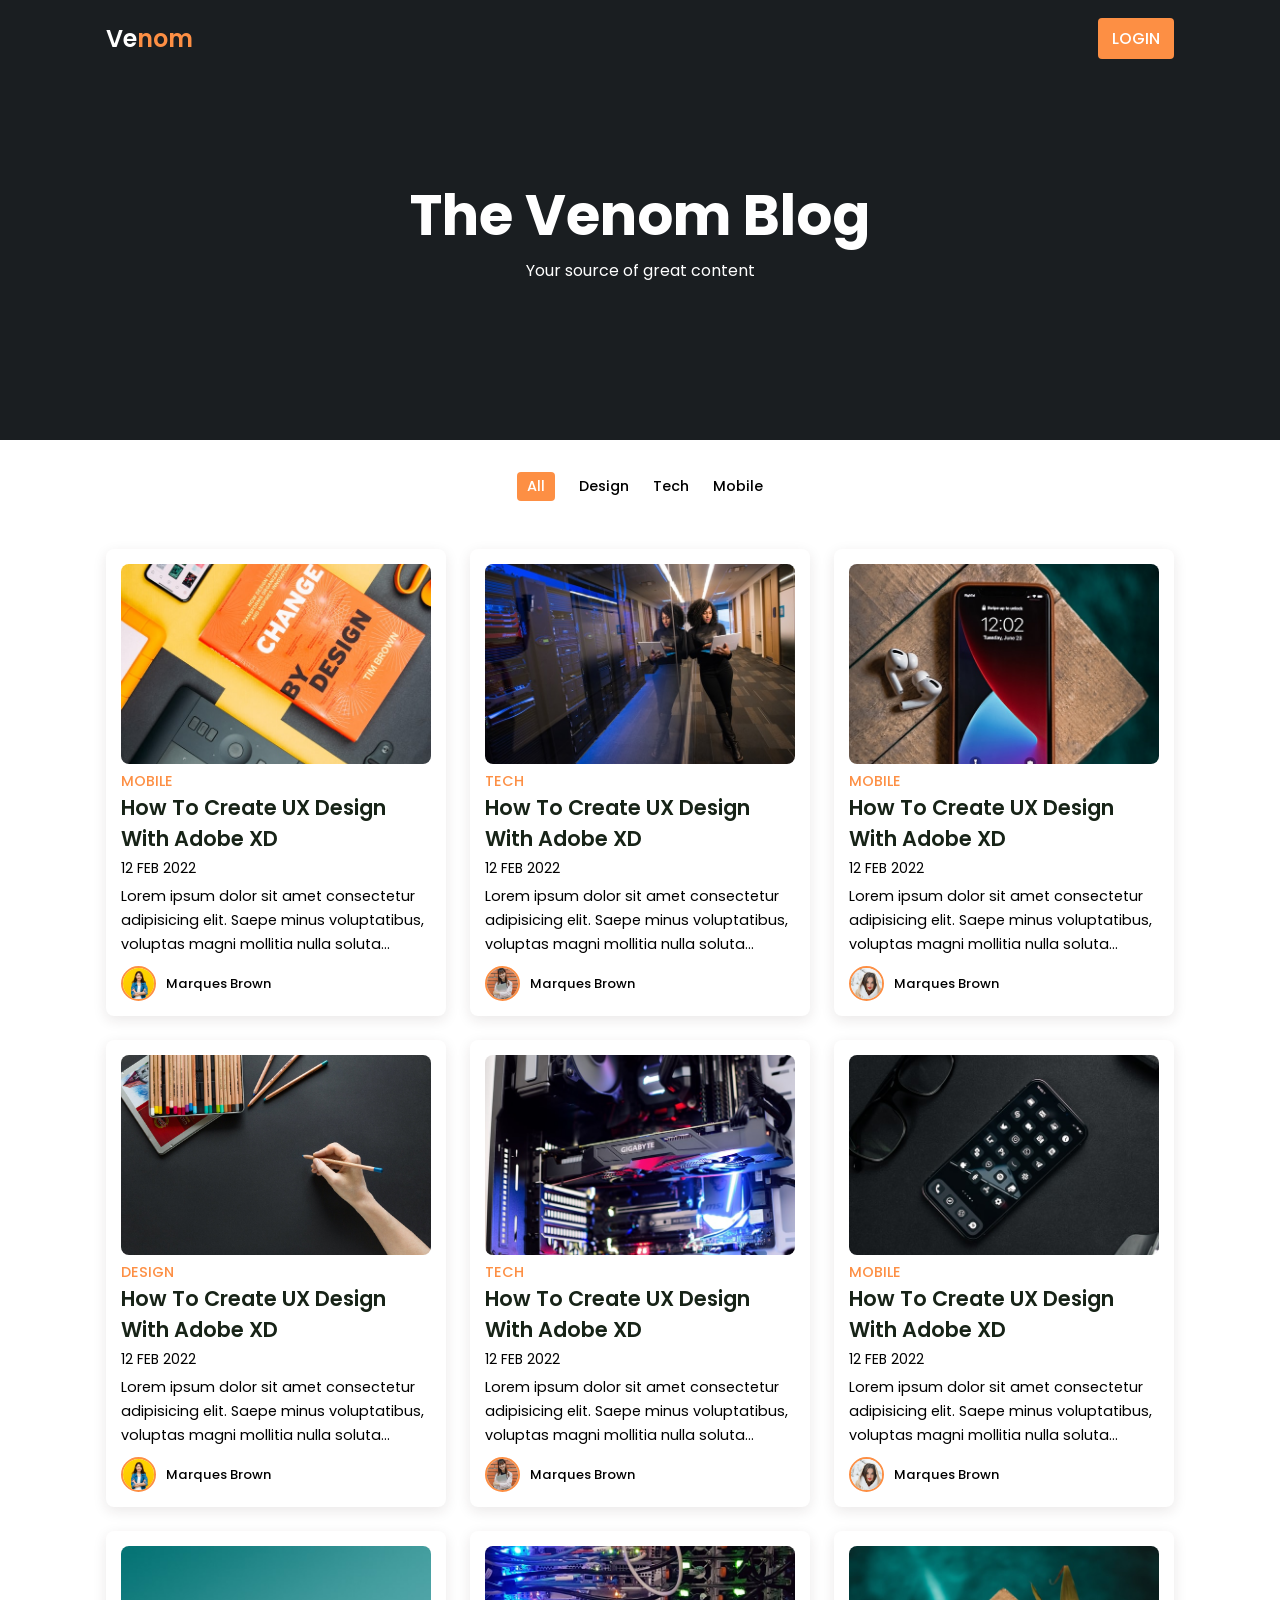
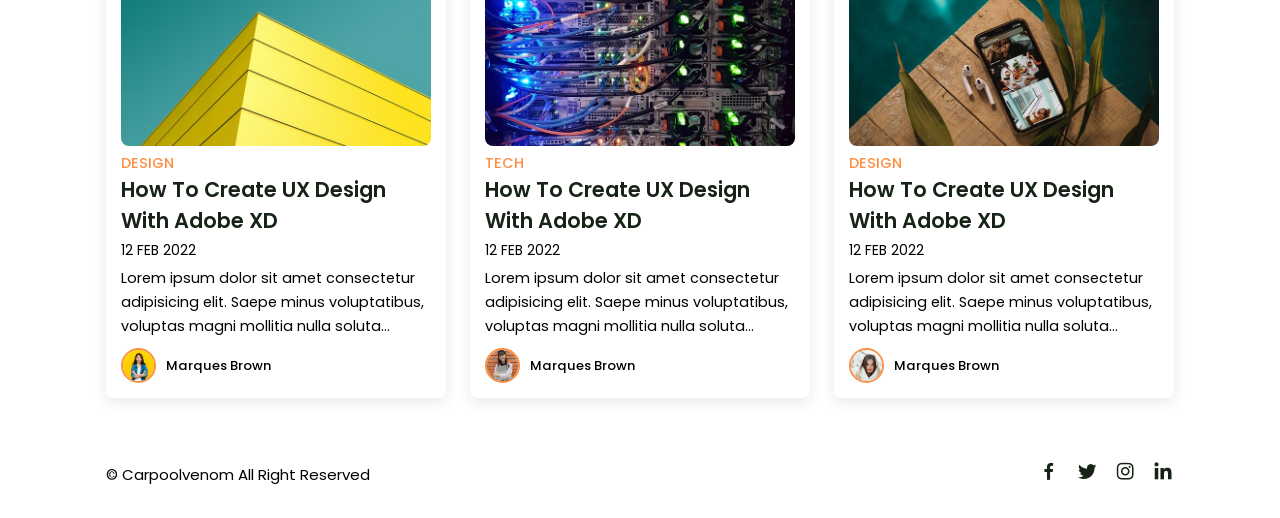
<file: index.html>
<!DOCTYPE html>
<html lang="en">
<head>
    <meta charset="UTF-8">
    <meta http-equiv="X-UA-Compatible" content="IE=edge">
    <meta name="viewport" content="width=device-width, initial-scale=1.0">
    <title>Responsive Blog Website</title>
    <!-- Link To CSS -->
    <link rel="stylesheet" href="css/style.css">
    <!-- Box Icons -->
    <link href='https://unpkg.com/boxicons@2.1.1/css/boxicons.min.css' rel='stylesheet'>
</head>
<body>
    <!-- Header -->
    <header>
        <!-- Nav -->
        <div class="nav container">
        <!-- Logo -->
        <a href="#" class="logo">Ve<span>nom</span></a>
        <!-- Login Btn -->
        <a href="#" class="login">Login</a>
    </div>

    </header>
    <!-- Home -->
    <section class="home" id="home">
        <div class="home-text container">
            <h2 class="home-title">The Venom Blog</h2>
            <span class="home-subtitle">Your source of great content</span>
        </div>
    </section>
    <!-- Post Filter -->
    <div class="post-filter container">
        <span class="filter-item active-filter" data-filter='all'>All</span>
        <span class="filter-item" data-filter='design'>Design</span>
        <span class="filter-item" data-filter='tech'>Tech</span>
        <span class="filter-item" data-filter='mobile'>Mobile</span>
    </div>
    <!-- Posts -->
    <section class="post container">
        <!-- Post Box 1 -->
        <div class="post-box mobile">
            <img src="img/post-1.jpg" alt="" class="post-img">
            <h2 class="category">Mobile</h2>
            <a href="post-page.html" class="post-title">
                How To Create UX Design With Adobe XD
            </a>
            <span class="post-date">12 Feb 2022</span>
            <p class="post-decription">Lorem ipsum dolor sit amet consectetur adipisicing elit. Saepe minus voluptatibus, voluptas magni mollitia nulla soluta voluptates libero qui optio ratione dolor adipisci ad sapiente?</p>
            <!-- Profile -->
            <div class="profile">
                <img src="img/profile-1.jpg" alt="" class="profile-img">
                <span class="profile-name">Marques Brown</span>
            </div>
        </div>
        <!-- Post Box 2 -->
        <div class="post-box tech">
            <img src="img/post-2.jpg" alt="" class="post-img">
            <h2 class="category">Tech</h2>
            <a href="post-page.html" class="post-title">
                How To Create UX Design With Adobe XD
            </a>
            <span class="post-date">12 Feb 2022</span>
            <p class="post-decription">Lorem ipsum dolor sit amet consectetur adipisicing elit. Saepe minus voluptatibus, voluptas magni mollitia nulla soluta voluptates libero qui optio ratione dolor adipisci ad sapiente?</p>
            <!-- Profile -->
            <div class="profile">
                <img src="img/profile-2.jpg" alt="" class="profile-img">
                <span class="profile-name">Marques Brown</span>
            </div>
        </div>
        <!-- Post Box 3 -->
        <div class="post-box mobile">
            <img src="img/post-3.jpg" alt="" class="post-img">
            <h2 class="category">Mobile</h2>
            <a href="post-page.html" class="post-title">
                How To Create UX Design With Adobe XD
            </a>
            <span class="post-date">12 Feb 2022</span>
            <p class="post-decription">Lorem ipsum dolor sit amet consectetur adipisicing elit. Saepe minus voluptatibus, voluptas magni mollitia nulla soluta voluptates libero qui optio ratione dolor adipisci ad sapiente?</p>
            <!-- Profile -->
            <div class="profile">
                <img src="img/profile-3.jpg" alt="" class="profile-img">
                <span class="profile-name">Marques Brown</span>
            </div>
        </div>
        <!-- Post Box 4 -->
        <div class="post-box design">
            <img src="img/post-4.jpg" alt="" class="post-img">
            <h2 class="category">Design</h2>
            <a href="post-page.html" class="post-title">
                How To Create UX Design With Adobe XD
            </a>
            <span class="post-date">12 Feb 2022</span>
            <p class="post-decription">Lorem ipsum dolor sit amet consectetur adipisicing elit. Saepe minus voluptatibus, voluptas magni mollitia nulla soluta voluptates libero qui optio ratione dolor adipisci ad sapiente?</p>
            <!-- Profile -->
            <div class="profile">
                <img src="img/profile-1.jpg" alt="" class="profile-img">
                <span class="profile-name">Marques Brown</span>
            </div>
        </div>
        <!-- Post Box 5 -->
        <div class="post-box tech">
            <img src="img/post-5.jpg" alt="" class="post-img">
            <h2 class="category">Tech</h2>
            <a href="post-page.html" class="post-title">
                How To Create UX Design With Adobe XD
            </a>
            <span class="post-date">12 Feb 2022</span>
            <p class="post-decription">Lorem ipsum dolor sit amet consectetur adipisicing elit. Saepe minus voluptatibus, voluptas magni mollitia nulla soluta voluptates libero qui optio ratione dolor adipisci ad sapiente?</p>
            <!-- Profile -->
            <div class="profile">
                <img src="img/profile-2.jpg" alt="" class="profile-img">
                <span class="profile-name">Marques Brown</span>
            </div>
        </div>
        <!-- Post Box 6 -->
        <div class="post-box mobile">
            <img src="img/post-6.jpg" alt="" class="post-img">
            <h2 class="category">Mobile</h2>
            <a href="post-page.html" class="post-title">
                How To Create UX Design With Adobe XD
            </a>
            <span class="post-date">12 Feb 2022</span>
            <p class="post-decription">Lorem ipsum dolor sit amet consectetur adipisicing elit. Saepe minus voluptatibus, voluptas magni mollitia nulla soluta voluptates libero qui optio ratione dolor adipisci ad sapiente?</p>
            <!-- Profile -->
            <div class="profile">
                <img src="img/profile-3.jpg" alt="" class="profile-img">
                <span class="profile-name">Marques Brown</span>
            </div>
        </div>
        <!-- Post Box 7 -->
        <div class="post-box design">
            <img src="img/post-7.jpg" alt="" class="post-img">
            <h2 class="category">Design</h2>
            <a href="post-page.html" class="post-title">
                How To Create UX Design With Adobe XD
            </a>
            <span class="post-date">12 Feb 2022</span>
            <p class="post-decription">Lorem ipsum dolor sit amet consectetur adipisicing elit. Saepe minus voluptatibus, voluptas magni mollitia nulla soluta voluptates libero qui optio ratione dolor adipisci ad sapiente?</p>
            <!-- Profile -->
            <div class="profile">
                <img src="img/profile-1.jpg" alt="" class="profile-img">
                <span class="profile-name">Marques Brown</span>
            </div>
        </div>
        <!-- Post Box 8 -->
        <div class="post-box tech">
            <img src="img/post-8.jpg" alt="" class="post-img">
            <h2 class="category">Tech</h2>
            <a href="post-page.html" class="post-title">
                How To Create UX Design With Adobe XD
            </a>
            <span class="post-date">12 Feb 2022</span>
            <p class="post-decription">Lorem ipsum dolor sit amet consectetur adipisicing elit. Saepe minus voluptatibus, voluptas magni mollitia nulla soluta voluptates libero qui optio ratione dolor adipisci ad sapiente?</p>
            <!-- Profile -->
            <div class="profile">
                <img src="img/profile-2.jpg" alt="" class="profile-img">
                <span class="profile-name">Marques Brown</span>
            </div>
        </div>
        <!-- Post Box 9 -->
        <div class="post-box design">
            <img src="img/post-9.jpg" alt="" class="post-img">
            <h2 class="category">Design</h2>
            <a href="post-page.html" class="post-title">
                How To Create UX Design With Adobe XD
            </a>
            <span class="post-date">12 Feb 2022</span>
            <p class="post-decription">Lorem ipsum dolor sit amet consectetur adipisicing elit. Saepe minus voluptatibus, voluptas magni mollitia nulla soluta voluptates libero qui optio ratione dolor adipisci ad sapiente?</p>
            <!-- Profile -->
            <div class="profile">
                <img src="img/profile-3.jpg" alt="" class="profile-img">
                <span class="profile-name">Marques Brown</span>
            </div>
        </div>
    </section>
    <!-- Footer -->
    <div class="footer container">
        <p>&#169; Carpoolvenom All Right Reserved</p>
        <div class="social">
            <a href="#"><i class='bx bxl-facebook'></i></a>
            <a href="#"><i class='bx bxl-twitter'></i></a>
            <a href="#"><i class='bx bxl-instagram'></i></a>
            <a href="#"><i class='bx bxl-linkedin' ></i></a>
        </div>
    </div>







    <!-- JQuery Link -->
    <script
  src="https://code.jquery.com/jquery-3.6.0.js"
  integrity="sha256-H+K7U5CnXl1h5ywQfKtSj8PCmoN9aaq30gDh27Xc0jk="
  crossorigin="anonymous"></script>
    <!-- Link To JS -->
    <script src="js/main.js"></script>
</body>
</html>
</file>
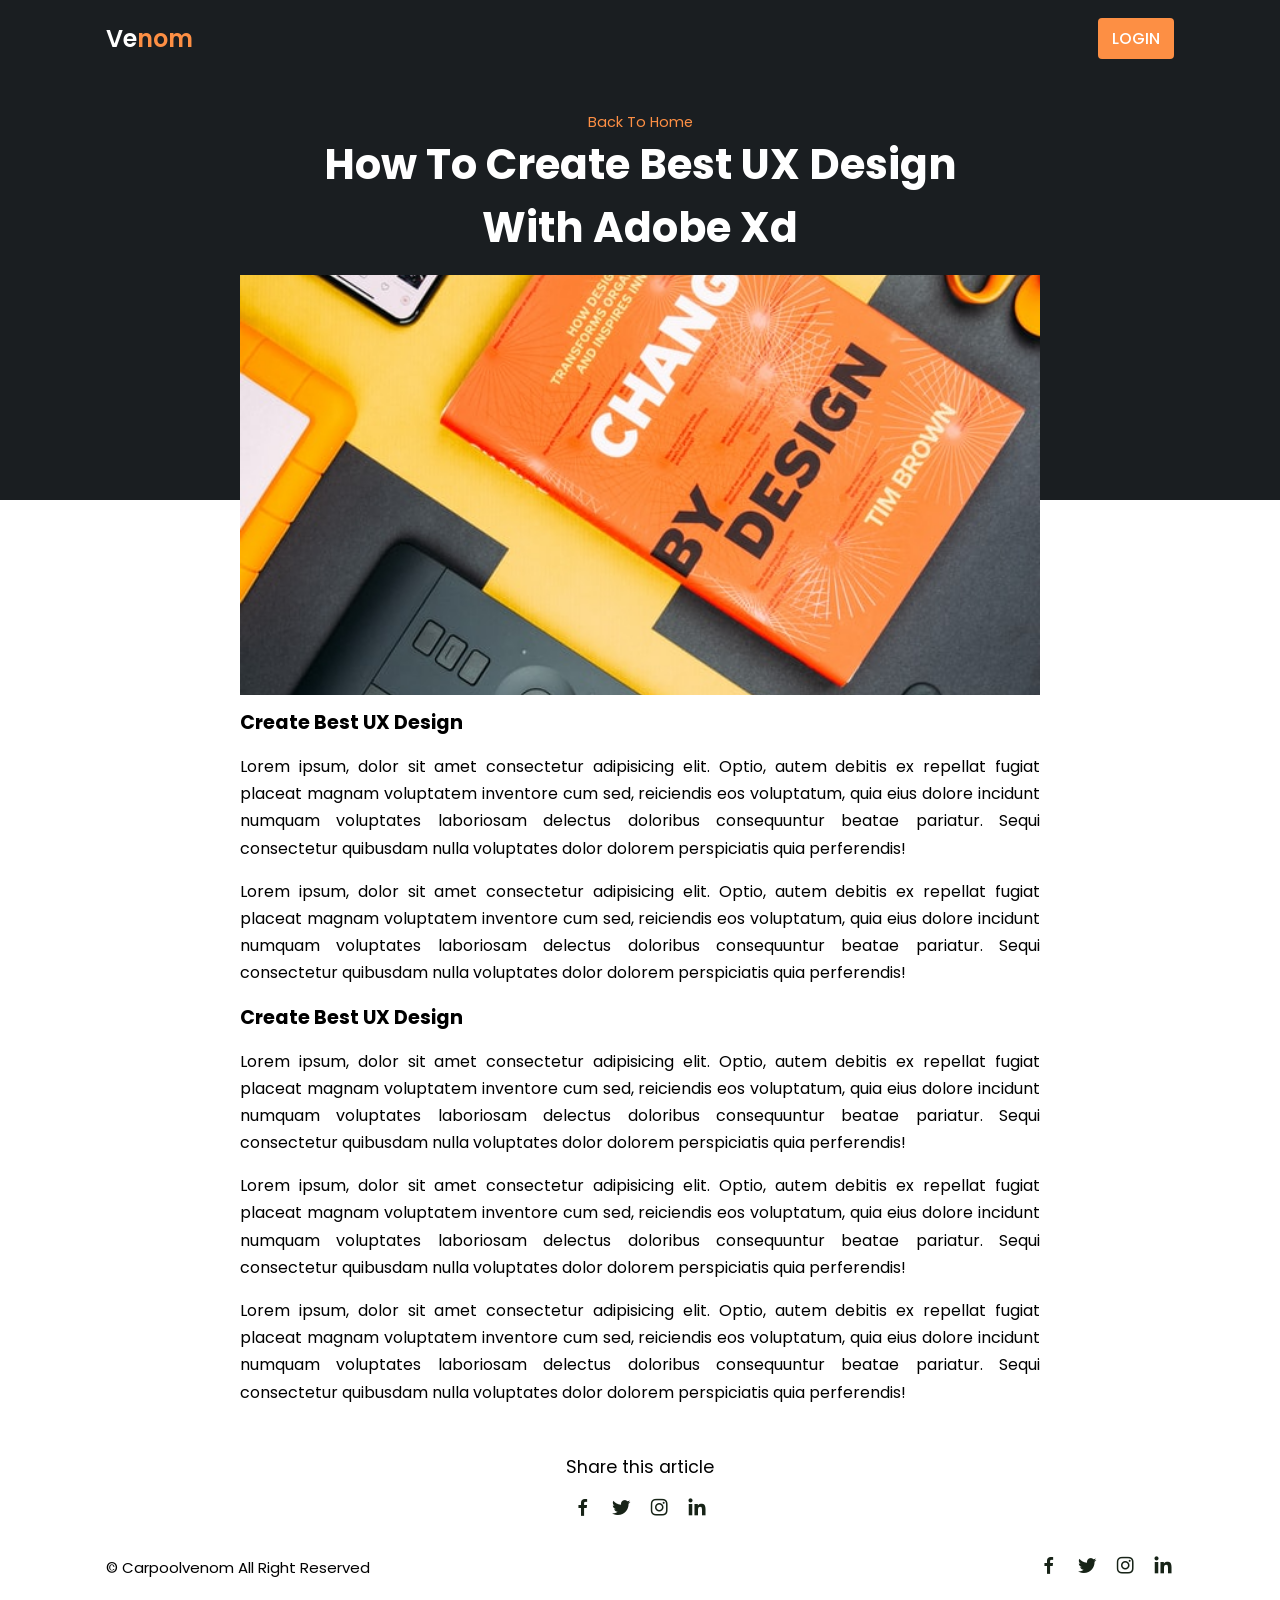
<file: post-page.html>
<!DOCTYPE html>
<html lang="en">
<head>
    <meta charset="UTF-8">
    <meta http-equiv="X-UA-Compatible" content="IE=edge">
    <meta name="viewport" content="width=device-width, initial-scale=1.0">
    <title>Post Page</title>
    <!-- Link To CSS -->
    <link rel="stylesheet" href="css/style.css">
    <!-- Box Icons -->
    <link href='https://unpkg.com/boxicons@2.1.1/css/boxicons.min.css' rel='stylesheet'>
</head>
<body>
    <!-- Header -->
    <header>
        <!-- Nav -->
        <div class="nav container">
        <!-- Logo -->
        <a href="index.html" class="logo">Ve<span>nom</span></a>
        <!-- Login Btn -->
        <a href="#" class="login">Login</a>
    </div>

    </header>
    <!-- Post Content -->
    <section class="post-header">
        <div class="header-content post-container">
            <!-- Back To Home -->
            <a href="index.html" class="back-home">Back To Home</a>
            <!-- Title -->
            <h1 class="header-title">How To Create Best UX Design With Adobe Xd</h1>
            <!-- Post Image -->
            <img src="img/post-1.jpg" alt="" class="header-img">
        </div>
    </section>
    
    
   
    <!-- Posts -->
    <section class="post-content post-container">
        <h2 class="sub-heading">Create Best UX Design</h2>
        <p class="post-text">Lorem ipsum, dolor sit amet consectetur adipisicing elit. Optio, autem debitis ex repellat fugiat placeat magnam voluptatem inventore cum sed, reiciendis eos voluptatum, quia eius dolore incidunt numquam voluptates laboriosam delectus doloribus consequuntur beatae pariatur. Sequi consectetur quibusdam nulla voluptates dolor dolorem perspiciatis quia perferendis!</p>
        <p class="post-text">Lorem ipsum, dolor sit amet consectetur adipisicing elit. Optio, autem debitis ex repellat fugiat placeat magnam voluptatem inventore cum sed, reiciendis eos voluptatum, quia eius dolore incidunt numquam voluptates laboriosam delectus doloribus consequuntur beatae pariatur. Sequi consectetur quibusdam nulla voluptates dolor dolorem perspiciatis quia perferendis!</p>
        <h2 class="sub-heading">Create Best UX Design</h2>
        <p class="post-text">Lorem ipsum, dolor sit amet consectetur adipisicing elit. Optio, autem debitis ex repellat fugiat placeat magnam voluptatem inventore cum sed, reiciendis eos voluptatum, quia eius dolore incidunt numquam voluptates laboriosam delectus doloribus consequuntur beatae pariatur. Sequi consectetur quibusdam nulla voluptates dolor dolorem perspiciatis quia perferendis!</p>
        <p class="post-text">Lorem ipsum, dolor sit amet consectetur adipisicing elit. Optio, autem debitis ex repellat fugiat placeat magnam voluptatem inventore cum sed, reiciendis eos voluptatum, quia eius dolore incidunt numquam voluptates laboriosam delectus doloribus consequuntur beatae pariatur. Sequi consectetur quibusdam nulla voluptates dolor dolorem perspiciatis quia perferendis!</p>
        <p class="post-text">Lorem ipsum, dolor sit amet consectetur adipisicing elit. Optio, autem debitis ex repellat fugiat placeat magnam voluptatem inventore cum sed, reiciendis eos voluptatum, quia eius dolore incidunt numquam voluptates laboriosam delectus doloribus consequuntur beatae pariatur. Sequi consectetur quibusdam nulla voluptates dolor dolorem perspiciatis quia perferendis!</p>
    </section>
    <!-- Share -->
    <div class="share post-container">
        <span class="share-title">Share this article</span>
        <div class="social">
            <a href="#"><i class='bx bxl-facebook'></i></a>
            <a href="#"><i class='bx bxl-twitter'></i></a>
            <a href="#"><i class='bx bxl-instagram'></i></a>
            <a href="#"><i class='bx bxl-linkedin' ></i></a>
        </div>
    </div>
    <!-- Footer -->
    <div class="footer container">
        <p>&#169; Carpoolvenom All Right Reserved</p>
        <div class="social">
            <a href="#"><i class='bx bxl-facebook'></i></a>
            <a href="#"><i class='bx bxl-twitter'></i></a>
            <a href="#"><i class='bx bxl-instagram'></i></a>
            <a href="#"><i class='bx bxl-linkedin' ></i></a>
        </div>
    </div>







    <!-- JQuery Link -->
    <script
  src="https://code.jquery.com/jquery-3.6.0.js"
  integrity="sha256-H+K7U5CnXl1h5ywQfKtSj8PCmoN9aaq30gDh27Xc0jk="
  crossorigin="anonymous"></script>
    <!-- Link To JS -->
    <script src="js/main.js"></script>
</body>
</html>
</file>
<file: css/style.css>
/* Google Fonts */
@import url("https://fonts.googleapis.com/css2?family=Poppins:wght@400;500;600;700&display=swap");
* {
  font-family: "Poppins", sans-serif;
  margin: 0;
  padding: 0;
  scroll-behavior: smooth;
  scroll-padding-top: 2rem;
  box-sizing: border-box;
}

/* Variables */
:root {
  --container-color: #1a1e21;
  --second-color: #fd8f44;
  --text-color: #172317;
  --bg-color: #fff;
}
::selection {
  color: var(--bg-color);
  background: var(--second-color);
}
a {
  text-decoration: none;
}
li {
  list-style: none;
}
img {
  width: 100%;
}
section {
  padding: 3rem 0 2rem;
}
.container {
  max-width: 1068px;
  margin: auto;
  width: 100%;
}
/* Header */
header {
  position: fixed;
  top: 0;
  left: 0;
  width: 100%;
  z-index: 200;
}
header.shadow {
  background: var(--bg-color);
  box-shadow: 0 1px 4px hsl(0 4% 14% / 10%);
  transition: 0.4s;
}
header.shadow .logo {
  color: var(--text-color);
}
.nav {
  display: flex;
  align-items: center;
  justify-content: space-between;
  padding: 18px 0;
}
.logo {
  font-size: 1.5rem;
  font-weight: 600;
  color: var(--bg-color);
}
.logo span {
  color: var(--second-color);
}
.login {
  padding: 8px 14px;
  text-transform: uppercase;
  font-weight: 500;
  border-radius: 4px;
  background: var(--second-color);
  color: var(--bg-color);
}
.login:hover {
  background: hsl(24, 98%, 58%);
  transition: 0.3s;
}
/* Home */
.home {
  width: 100%;
  min-height: 440px;
  background: var(--container-color);
  display: grid;
  justify-content: center;
  align-items: center;
}
.home-text {
  color: var(--bg-color);
  text-align: center;
}
.home-title {
  font-size: 3.5rem;
}
.home-subtitle {
  font-size: 1rem;
  font-weight: 400;
}
/* Post Filter */
.post-filter {
  display: flex;
  justify-content: center;
  align-items: center;
  column-gap: 1.5rem;
  margin-top: 2rem !important;
}
.filter-item {
  font-size: 0.9rem;
  font-weight: 500;
  cursor: pointer;
}
.active-filter {
  background: var(--second-color);
  color: var(--bg-color);
  padding: 4px 10px;
  border-radius: 4px;
}
/* Posts */
.post {
  display: grid;
  grid-template-columns: repeat(auto-fit, minmax(280px, auto));
  justify-content: center;
  gap: 1.5rem;
}
.post-box {
  background: var(--bg-color);
  box-shadow: 0 4px 14px hsl(355deg 25% 15% / 10%);
  padding: 15px;
  border-radius: 0.5rem;
}
.post-img {
  width: 100%;
  height: 200px;
  object-fit: cover;
  object-position: center;
  border-radius: 0.5rem;
}
.category {
  font-size: 0.9rem;
  font-weight: 500;
  text-transform: uppercase;
  color: var(--second-color);
}
.post-title {
  font-size: 1.3rem;
  font-weight: 600;
  color: var(--text-color);
  /* To Remain Title In 2 Lines */
  display: -webkit-box;
  -webkit-line-clamp: 2;
  -webkit-box-orient: vertical;
  overflow: hidden;
}
.post-date {
  display: flex;
  font-size: 0.875rem;
  text-transform: uppercase;
  font-weight: 400;
  margin-top: 4px;
}
.post-decription {
  font-size: 0.9rem;
  line-height: 1.5rem;
  margin: 5px 0 10px;
  /* To Remain Title In 3 Lines */
  display: -webkit-box;
  -webkit-line-clamp: 3;
  -webkit-box-orient: vertical;
  overflow: hidden;
}
.profile {
  display: flex;
  align-items: center;
  gap: 10px;
}
.profile-img {
  width: 35px;
  height: 35px;
  border-radius: 50%;
  object-fit: cover;
  object-position: center;
  border: 2px solid var(--second-color);
}
.profile-name {
  font-size: 0.82rem;
  font-weight: 500;
}
.footer {
  display: flex;
  justify-content: space-between;
  align-items: center;
  padding: 30px 0;
}
.footer p {
  font-size: 0.938rem;
}
.social {
  display: flex;
  align-items: center;
  column-gap: 1rem;
}
.social .bx {
  font-size: 1.4rem;
  color: var(--text-color);
}
.social .bx:hover {
  color: var(--second-color);
  transition: 0.3s all linear;
}
/* Post Content */
.post-header {
  width: 100%;
  height: 500px;
  background: var(--container-color);
}
.post-container {
  max-width: 800px;
  margin: auto;
  width: 100%;
}
.header-content {
  display: flex;
  flex-direction: column;
  align-items: center;
  margin-top: 4rem !important;
}
.back-home {
  color: var(--second-color);
  font-size: 0.9rem;
}
.header-title {
  width: 90%;
  font-size: 2.6rem;
  color: var(--bg-color);
  text-align: center;
  margin-bottom: 1rem;
}
.header-img {
  width: 100%;
  height: 420px;
  object-fit: cover;
  object-position: center;
}
.post-content {
  margin-top: 10rem !important;
}
.sub-heading {
  font-size: 1.2rem;
}
.post-text {
  font-size: 1rem;
  line-height: 1.7rem;
  margin: 1rem 0;
  text-align: justify;
}
/* Share */
.share {
  display: flex;
  flex-direction: column;
  align-items: center;
  row-gap: 1rem;
}
.share-title {
  font-size: 1.1rem;
}
/* Responsive */
@media (max-width: 1060px) {
  .container {
    margin: 0 auto;
    width: 95%;
  }
  .home-text {
    width: 100%;
  }
}
@media (max-width: 800px) {
  .nav {
    padding: 14px 0;
  }
  .post-container {
    margin: 0 auto;
    width: 95%;
  }
}
@media (max-width: 768px) {
  .nav {
    padding: 10px 0;
  }
  section {
    padding: 2rem 0;
  }
  .header-content {
    margin-top: 3rem !important;
  }
  .home {
    min-height: 380px;
  }
  .home-title {
    font-size: 3rem;
  }
  .header-title {
    font-size: 2rem;
  }
  .header-img {
    height: 370px;
  }
  .post-header {
    height: 435px;
  }
  .post-content {
    margin-top: 9rem !important;
  }
}
@media (max-width: 570px) {
  .post-header {
    height: 390px;
  }
  .header-title {
    width: 100%;
  }
  .header-img {
    height: 340px;
  }
  .footer {
    flex-direction: column;
    row-gap: 1rem;
    padding: 20px 0;
    text-align: center;
  }
}
@media (max-width: 396px) {
  .home-title {
    font-size: 2rem;
  }
  .home-subtitle {
    font-size: 0.9rem;
  }
  .home {
    min-height: 300px;
  }
  .post-box {
    padding: 10px;
  }
  .header-title {
    font-size: 1.4rem;
  }
  .header-img {
    height: 240px;
  }
  .post-header {
    height: 335px;
  }
  .post-content {
    margin-top: 5rem !important;
  }
  .post-text {
    font-size: 0.875rem;
    line-height: 1.5rem;
    margin: 10px 0;
  }
}
</file>
